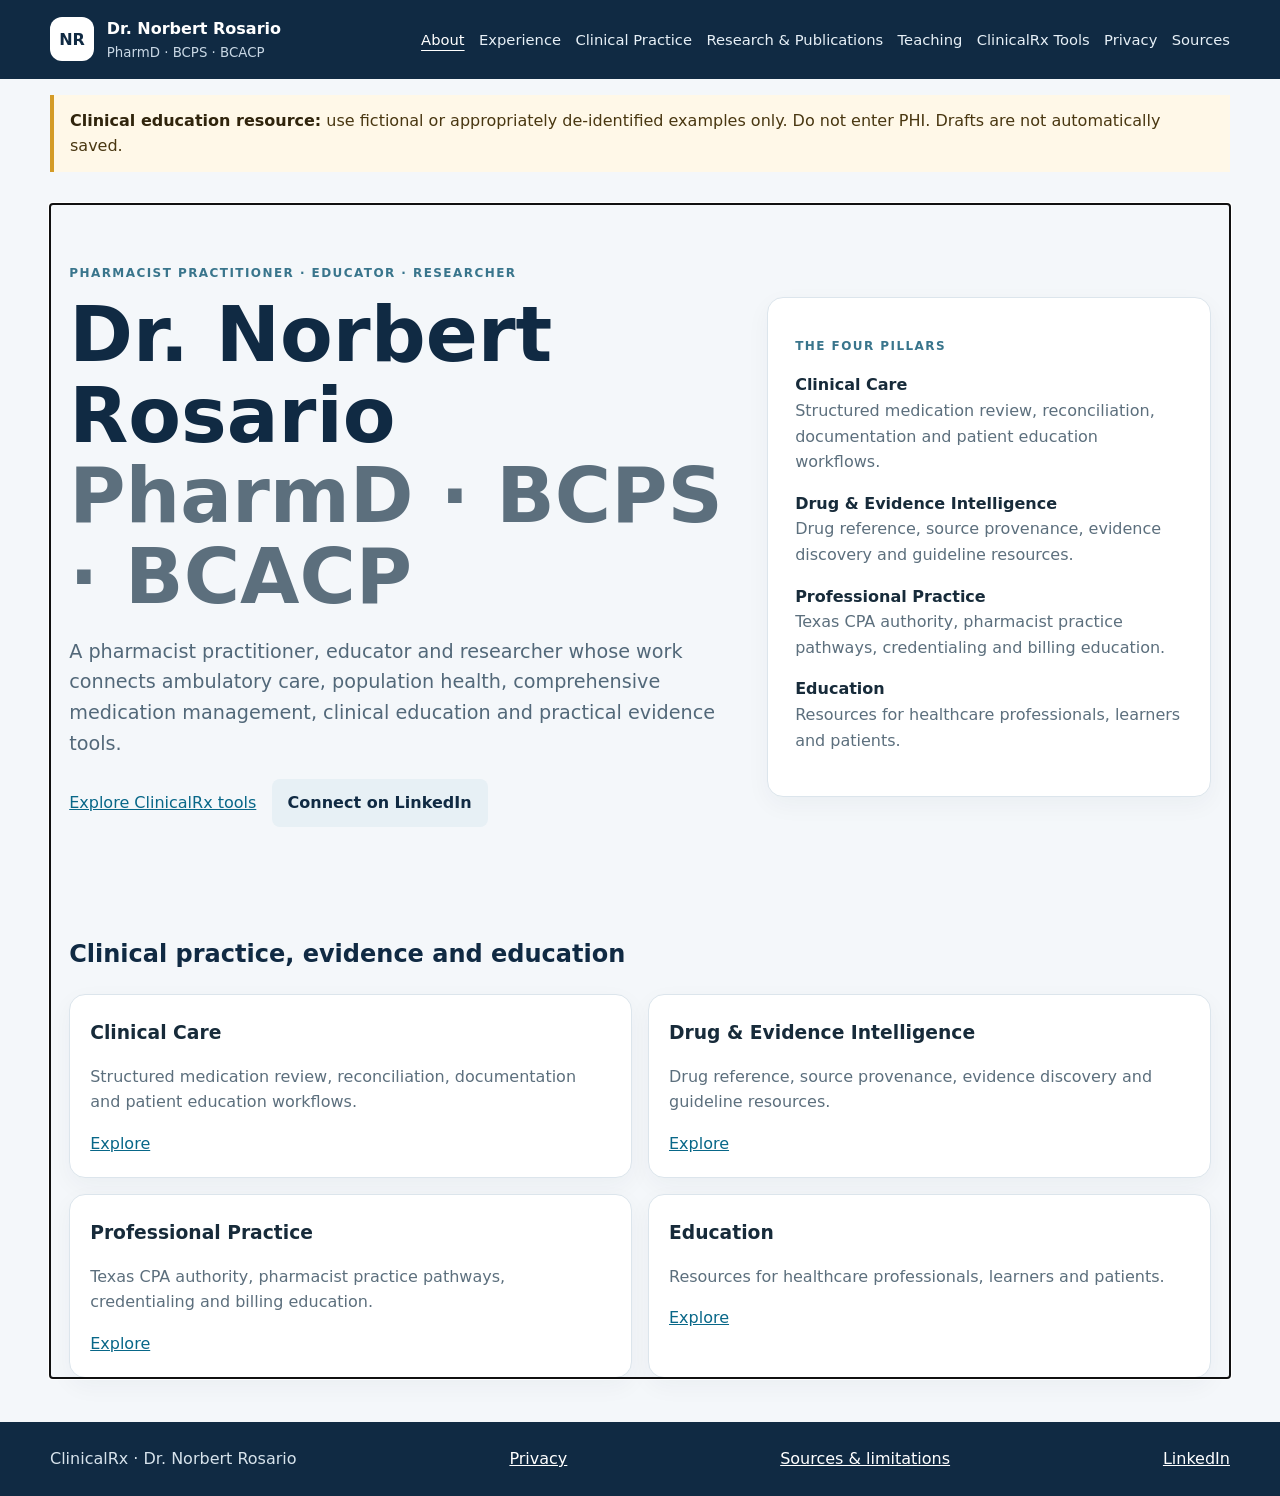
<file: docs/index.html>
<!doctype html>
<html lang="en">
<head>
  <meta charset="utf-8">
  <meta name="viewport" content="width=device-width, initial-scale=1">
  <meta name="description" content="Dr. Norbert Rosario's professional profile and free clinical pharmacy education resources.">
  <meta name="referrer" content="strict-origin-when-cross-origin">
  <meta http-equiv="Content-Security-Policy" content="default-src 'self'; script-src 'self'; style-src 'self'; img-src 'self' data:; connect-src 'self' https://rxnav.nlm.nih.gov https://clinicaltables.nlm.nih.gov https://api.fda.gov https://eutils.ncbi.nlm.nih.gov; object-src 'none'; base-uri 'self'; form-action 'self'; upgrade-insecure-requests">
  <meta name="theme-color" content="#102a43">
  <title>Dr. Norbert Rosario | ClinicalRx</title>
  <link rel="icon" href="assets/mark.svg" type="image/svg+xml">
  <link rel="stylesheet" href="assets/styles.css">
  <script defer src="assets/content.js"></script>
  <script defer src="assets/app.js"></script>
</head>
<body>
  <a class="skip-link" href="#main">Skip to content</a>
  <header class="site-header">
    <a class="brand" href="#about" aria-label="ClinicalRx home">
      <span class="brand-mark">NR</span>
      <span><strong>Dr. Norbert Rosario</strong><small>PharmD · BCPS · BCACP</small></span>
    </a>
    <button id="nav-toggle" class="nav-toggle" type="button" aria-expanded="false" aria-controls="site-nav">Menu</button>
    <nav id="site-nav" aria-label="Main navigation"></nav>
  </header>
  <div class="site-notice" role="note">
    <strong>Clinical education resource:</strong> use fictional or appropriately de-identified examples only. Do not enter PHI. Drafts are not automatically saved.
  </div>
  <main id="main" tabindex="-1">
    <p class="loading" role="status">Loading ClinicalRx…</p>
  </main>
  <footer class="site-footer">
    <span>ClinicalRx · Dr. Norbert Rosario</span>
    <a href="#privacy">Privacy</a>
    <a href="#sources">Sources &amp; limitations</a>
    <a href="https://www.linkedin.com/in/norbertrosario/" target="_blank" rel="noopener noreferrer">LinkedIn</a>
  </footer>
  <noscript><p class="site-notice">JavaScript is required for navigation. Enable JavaScript to use this site.</p></noscript>
</body>
</html>
</file>
<file: docs/assets/styles.css>
*{box-sizing:border-box}html{scroll-behavior:smooth}body{margin:0;background:#f4f7fa;color:#172b3a;font:16px/1.6 system-ui,-apple-system,BlinkMacSystemFont,"Segoe UI",sans-serif}a{color:#086788}a:hover{text-decoration-thickness:2px}.skip-link{position:absolute;left:-9999px;top:0;background:#fff;padding:.7rem;z-index:10}.skip-link:focus{left:1rem;top:1rem}.site-header{display:flex;align-items:center;justify-content:space-between;gap:1.5rem;padding:1rem max(1.2rem,calc((100vw - 1180px)/2));background:#102a43;color:white}.brand{display:flex;align-items:center;gap:.8rem;color:white;text-decoration:none}.brand-mark{display:grid;place-items:center;width:44px;height:44px;border-radius:12px;background:#fff;color:#102a43;font-weight:800}.brand small{display:block;color:#c9d8e5}.site-header nav{display:flex;flex-wrap:wrap;gap:.9rem}.site-header nav a{color:#e7f0f7;text-decoration:none;font-size:.92rem}.site-header nav a[aria-current=page]{color:#fff;text-decoration:underline;text-underline-offset:5px}.nav-toggle{display:none}.site-notice{max-width:1180px;margin:1rem auto;padding:.8rem 1rem;border-left:4px solid #d49b26;background:#fff8e8;color:#493711}.site-notice strong{color:#30240c}main{max-width:1180px;min-height:65vh;margin:2rem auto;padding:0 1.2rem}.hero{display:grid;grid-template-columns:1.5fr 1fr;gap:2rem;align-items:center;padding:3rem 0}.eyebrow{text-transform:uppercase;letter-spacing:.12em;font-size:.75rem;font-weight:750;color:#39758c}.hero h1{font-size:clamp(2.4rem,6vw,4.8rem);line-height:1.05;margin:.4rem 0 1rem;color:#102a43}.lead{font-size:1.2rem;color:#526879;max-width:65ch}.hero-panel,.card,.content-panel,.entry{background:white;border:1px solid #dce5ec;border-radius:16px;padding:1.25rem;box-shadow:0 8px 24px #102a430b}.hero-panel{padding:1.7rem}.grid{display:grid;grid-template-columns:repeat(2,minmax(0,1fr));gap:1rem}.section{margin:2.8rem 0}.section h2,.page-title{color:#102a43}.section-heading{display:flex;align-items:end;justify-content:space-between;gap:1rem}.card h3{margin:.2rem 0}.card p,.muted{color:#5c6f7d}.button{display:inline-block;padding:.7rem 1rem;border-radius:8px;background:#086788;color:white;text-decoration:none;border:0;font-weight:650}.button.secondary{background:#e7f0f5;color:#102a43}.pill{display:inline-block;background:#e7f0f5;border-radius:99px;padding:.2rem .65rem;margin:.15rem;font-size:.82rem}.entry{margin:.8rem 0}.entry h3{margin:.15rem 0}.entry .meta{color:#607789;font-size:.9rem}.site-footer{display:flex;flex-wrap:wrap;justify-content:space-between;gap:1rem;padding:1.5rem max(1.2rem,calc((100vw - 1180px)/2));background:#102a43;color:#d7e3ec}.site-footer a{color:#fff}.notice-box{padding:1rem;background:#fff8e8;border-left:4px solid #d49b26}.tool-placeholder{border:1px dashed #9bb0bf;border-radius:12px;padding:1.2rem;background:#fff}.field{display:block;margin:.8rem 0}.field input,.field textarea,.field select{display:block;width:100%;max-width:680px;padding:.65rem;border:1px solid #9aabba;border-radius:7px;font:inherit}.loading{color:#607789}@media(max-width:850px){.site-header{flex-wrap:wrap}.nav-toggle{display:block;margin-left:auto;padding:.5rem .8rem}.site-header nav{display:none;width:100%;flex-direction:column}.site-header nav.open{display:flex}.hero{grid-template-columns:1fr;padding:2rem 0}.grid{grid-template-columns:1fr}.site-notice{margin:1rem}.site-footer{flex-direction:column}}@media(prefers-reduced-motion:reduce){html{scroll-behavior:auto;*{animation:none!important;transition:none!important}}}
</file>
